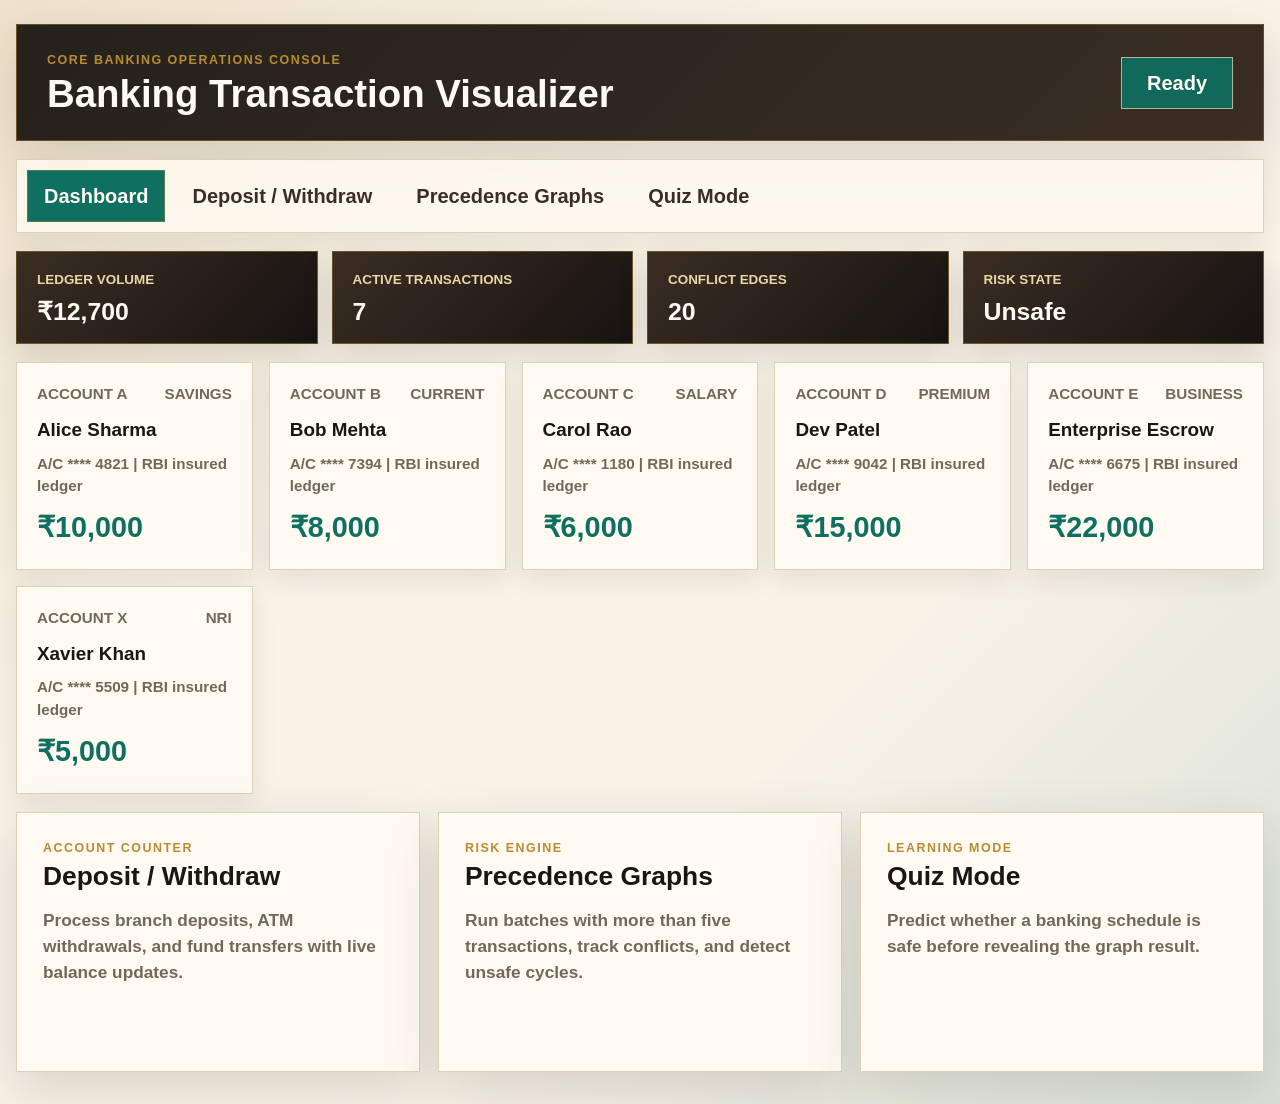
<file: frontend/index.html>
<!doctype html>
<html lang="en">
  <head>
    <meta charset="utf-8" />
    <meta name="viewport" content="width=device-width, initial-scale=1" />
    <title>Banking Transaction Visualizer</title>
    <link rel="stylesheet" href="styles.css" />
  </head>
  <body data-page="dashboard">
    <main class="app-shell">
      <header class="topbar">
        <div>
          <p class="eyebrow">Core Banking Operations Console</p>
          <h1>Banking Transaction Visualizer</h1>
        </div>
        <div class="status-pill" id="systemStatus">Ready</div>
      </header>

      <nav class="main-nav" aria-label="Primary navigation">
        <a class="nav-link active" href="index.html">Dashboard</a>
        <a class="nav-link" href="accounts.html">Deposit / Withdraw</a>
        <a class="nav-link" href="graph.html">Precedence Graphs</a>
        <a class="nav-link" href="quiz.html">Quiz Mode</a>
      </nav>

      <section class="ops-strip" aria-label="Bank operations summary">
        <article class="ops-card">
          <span>Ledger Volume</span>
          <strong id="ledgerVolume">₹0</strong>
        </article>
        <article class="ops-card">
          <span>Active Transactions</span>
          <strong id="activeTxnCount">0</strong>
        </article>
        <article class="ops-card">
          <span>Conflict Edges</span>
          <strong id="conflictCount">0</strong>
        </article>
        <article class="ops-card">
          <span>Risk State</span>
          <strong id="riskState">Cleared</strong>
        </article>
      </section>

      <section class="accounts-strip" id="accountCards" aria-label="Accounts"></section>

      <section class="home-grid">
        <a class="feature-tile" href="accounts.html">
          <p class="eyebrow">Account Counter</p>
          <h2>Deposit / Withdraw</h2>
          <p>Process branch deposits, ATM withdrawals, and fund transfers with live balance updates.</p>
        </a>
        <a class="feature-tile" href="graph.html">
          <p class="eyebrow">Risk Engine</p>
          <h2>Precedence Graphs</h2>
          <p>Run batches with more than five transactions, track conflicts, and detect unsafe cycles.</p>
        </a>
        <a class="feature-tile" href="quiz.html">
          <p class="eyebrow">Learning Mode</p>
          <h2>Quiz Mode</h2>
          <p>Predict whether a banking schedule is safe before revealing the graph result.</p>
        </a>
      </section>
    </main>

    <script src="app.js"></script>
  </body>
</html>
</file>
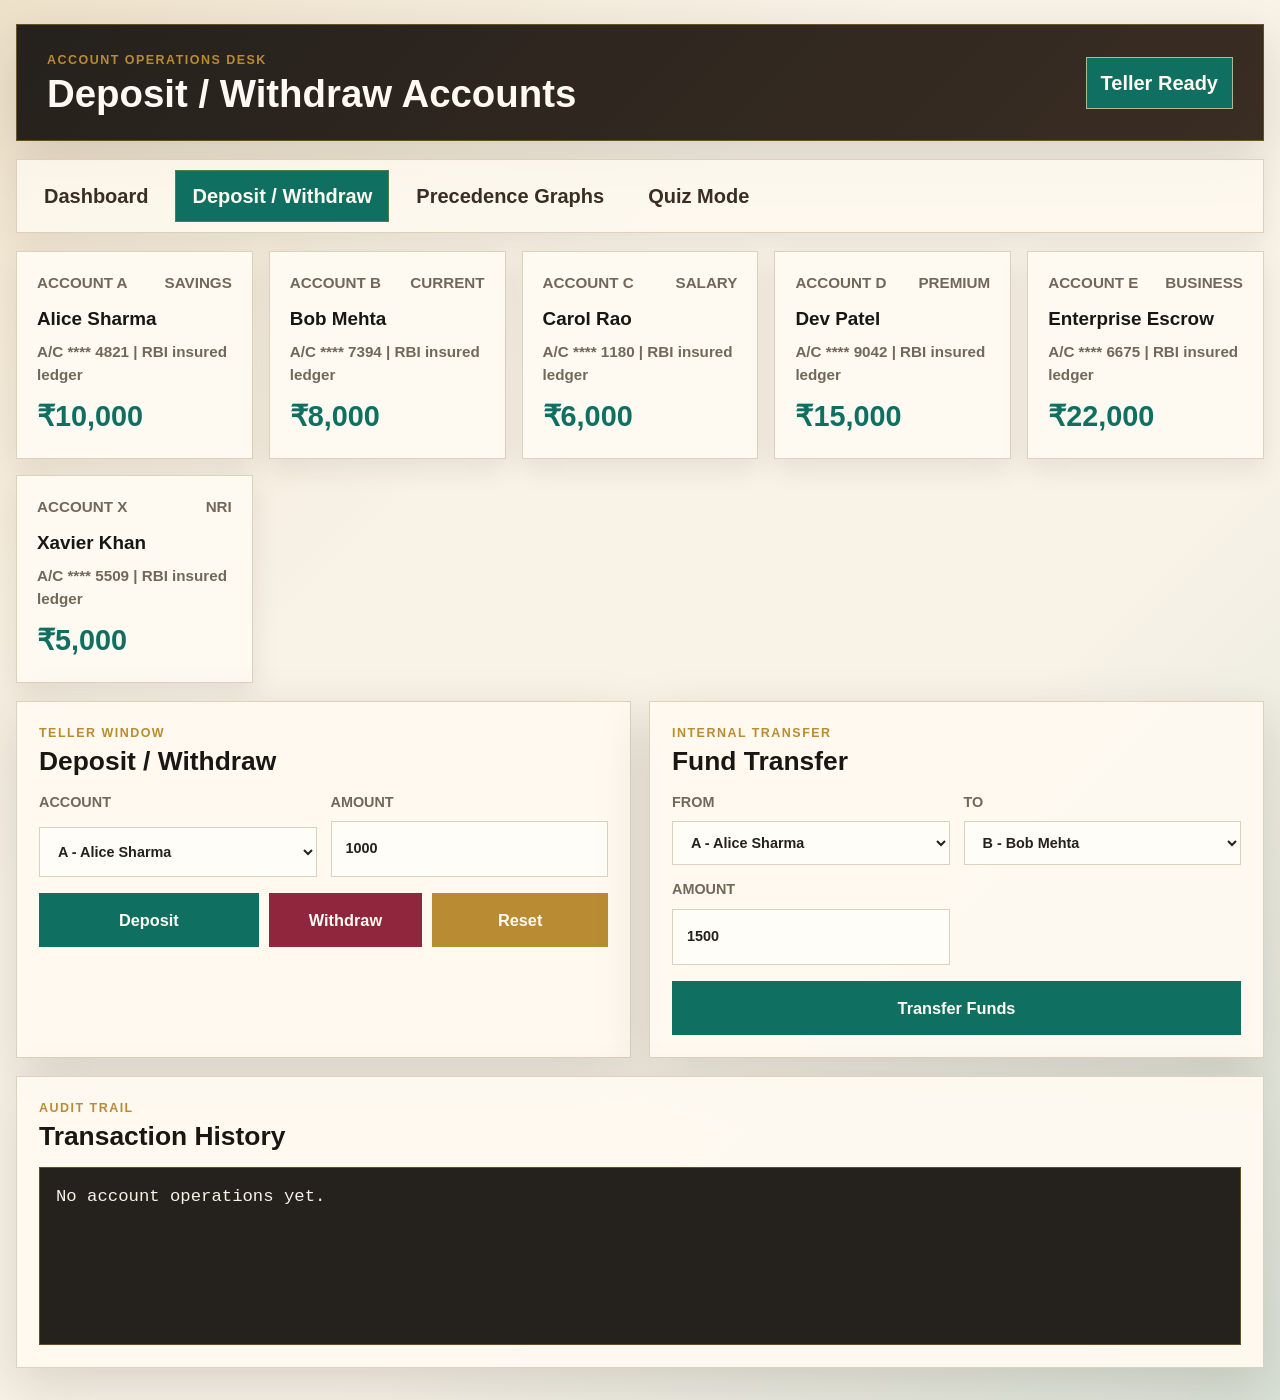
<file: frontend/accounts.html>
<!doctype html>
<html lang="en">
  <head>
    <meta charset="utf-8" />
    <meta name="viewport" content="width=device-width, initial-scale=1" />
    <title>Deposit / Withdraw | Banking Transaction Visualizer</title>
    <link rel="stylesheet" href="styles.css" />
  </head>
  <body data-page="accounts">
    <main class="app-shell">
      <header class="topbar">
        <div>
          <p class="eyebrow">Account Operations Desk</p>
          <h1>Deposit / Withdraw Accounts</h1>
        </div>
        <div class="status-pill" id="systemStatus">Ready</div>
      </header>

      <nav class="main-nav" aria-label="Primary navigation">
        <a class="nav-link" href="index.html">Dashboard</a>
        <a class="nav-link active" href="accounts.html">Deposit / Withdraw</a>
        <a class="nav-link" href="graph.html">Precedence Graphs</a>
        <a class="nav-link" href="quiz.html">Quiz Mode</a>
      </nav>

      <section class="accounts-strip" id="accountCards" aria-label="Accounts"></section>

      <section class="account-workbench">
        <section class="panel">
          <div class="panel-heading">
            <div>
              <p class="eyebrow">Teller Window</p>
              <h2>Deposit / Withdraw</h2>
            </div>
          </div>
          <div class="form-grid">
            <label>
              Account
              <select id="accountSelect"></select>
            </label>
            <label>
              Amount
              <input id="accountAmount" type="number" min="1" value="1000" />
            </label>
          </div>
          <div class="button-row">
            <button class="primary-button" id="depositBtn" type="button">Deposit</button>
            <button class="danger-button" id="withdrawBtn" type="button">Withdraw</button>
            <button class="secondary-button" id="resetAccountsBtn" type="button">Reset</button>
          </div>
        </section>

        <section class="panel">
          <div class="panel-heading">
            <div>
              <p class="eyebrow">Internal Transfer</p>
              <h2>Fund Transfer</h2>
            </div>
          </div>
          <div class="form-grid">
            <label>
              From
              <select id="transferFrom"></select>
            </label>
            <label>
              To
              <select id="transferTo"></select>
            </label>
            <label>
              Amount
              <input id="transferAmount" type="number" min="1" value="1500" />
            </label>
          </div>
          <button class="primary-button full-button" id="transferBtn" type="button">Transfer Funds</button>
        </section>

        <section class="panel history-panel">
          <div class="panel-heading">
            <div>
              <p class="eyebrow">Audit Trail</p>
              <h2>Transaction History</h2>
            </div>
          </div>
          <pre id="accountHistory"></pre>
        </section>
      </section>
    </main>

    <script src="app.js"></script>
  </body>
</html>
</file>
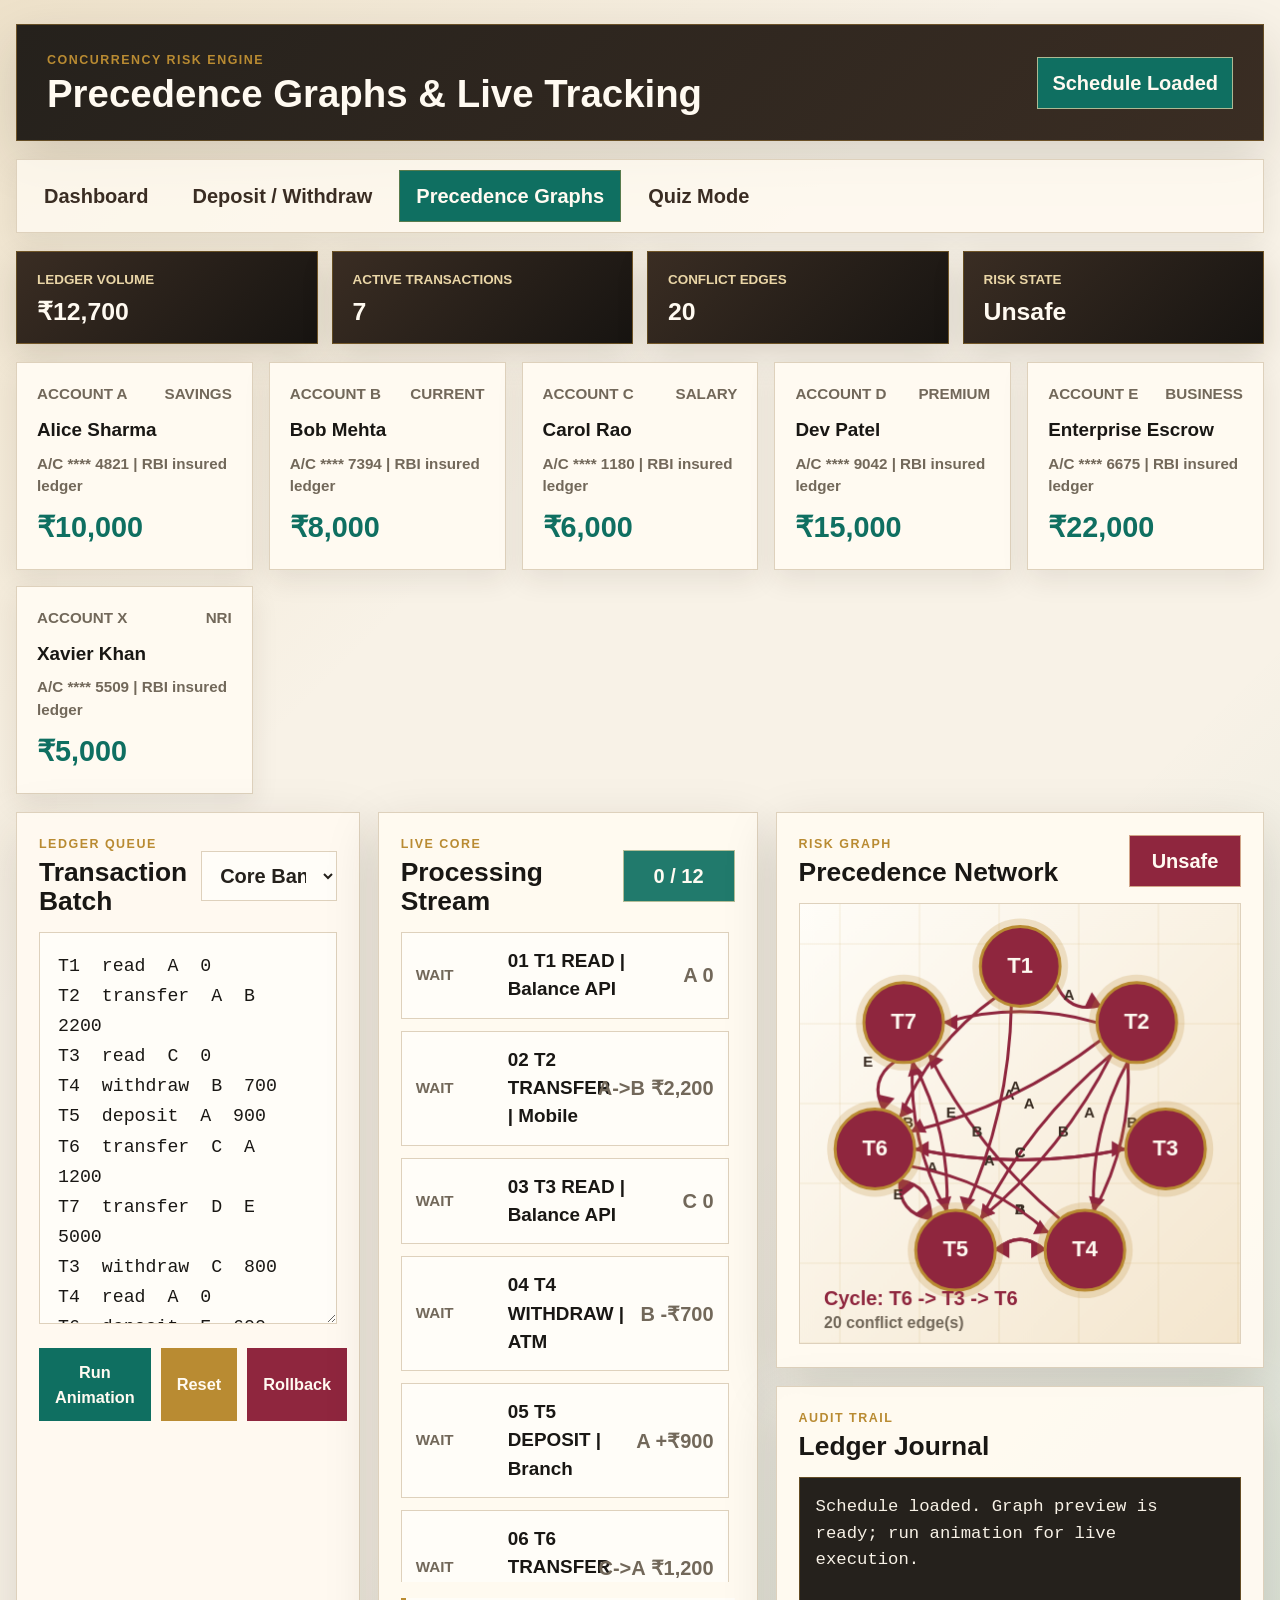
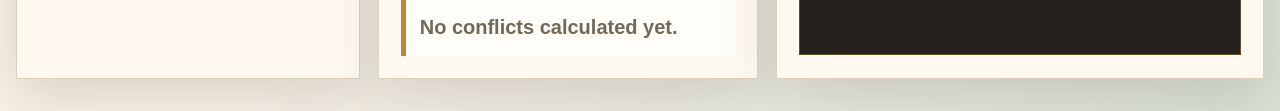
<file: frontend/graph.html>
<!doctype html>
<html lang="en">
  <head>
    <meta charset="utf-8" />
    <meta name="viewport" content="width=device-width, initial-scale=1" />
    <title>Precedence Graphs | Banking Transaction Visualizer</title>
    <link rel="stylesheet" href="styles.css" />
  </head>
  <body data-page="graph">
    <main class="app-shell">
      <header class="topbar">
        <div>
          <p class="eyebrow">Concurrency Risk Engine</p>
          <h1>Precedence Graphs & Live Tracking</h1>
        </div>
        <div class="status-pill" id="systemStatus">Ready</div>
      </header>

      <nav class="main-nav" aria-label="Primary navigation">
        <a class="nav-link" href="index.html">Dashboard</a>
        <a class="nav-link" href="accounts.html">Deposit / Withdraw</a>
        <a class="nav-link active" href="graph.html">Precedence Graphs</a>
        <a class="nav-link" href="quiz.html">Quiz Mode</a>
      </nav>

      <section class="ops-strip" aria-label="Bank operations summary">
        <article class="ops-card">
          <span>Ledger Volume</span>
          <strong id="ledgerVolume">₹0</strong>
        </article>
        <article class="ops-card">
          <span>Active Transactions</span>
          <strong id="activeTxnCount">0</strong>
        </article>
        <article class="ops-card">
          <span>Conflict Edges</span>
          <strong id="conflictCount">0</strong>
        </article>
        <article class="ops-card">
          <span>Risk State</span>
          <strong id="riskState">Cleared</strong>
        </article>
      </section>

      <section class="accounts-strip" id="accountCards" aria-label="Accounts"></section>

      <section class="dashboard-grid">
        <section class="panel schedule-panel">
          <div class="panel-heading">
            <div>
              <p class="eyebrow">Ledger Queue</p>
              <h2>Transaction Batch</h2>
            </div>
            <select id="presetSelect" aria-label="Preset schedule"></select>
          </div>
          <textarea id="scheduleEditor" spellcheck="false" aria-label="Schedule editor"></textarea>
          <div class="button-row">
            <button class="primary-button" id="runBtn" type="button">Run Animation</button>
            <button class="secondary-button" id="resetBtn" type="button">Reset</button>
            <button class="danger-button" id="rollbackBtn" type="button">Rollback</button>
          </div>
        </section>

        <section class="panel transactions-panel">
          <div class="panel-heading">
            <div>
              <p class="eyebrow">Live Core</p>
              <h2>Processing Stream</h2>
            </div>
            <div class="metric" id="stepMetric">0 / 0</div>
          </div>
          <div class="transaction-list" id="transactionList"></div>
          <div class="conflict-note" id="conflictNote">No conflicts calculated yet.</div>
        </section>

        <section class="panel graph-panel">
          <div class="panel-heading">
            <div>
              <p class="eyebrow">Risk Graph</p>
              <h2>Precedence Network</h2>
            </div>
            <div class="metric" id="graphMetric">Safe</div>
          </div>
          <canvas id="graphCanvas" width="900" height="560" aria-label="Precedence graph"></canvas>
        </section>

        <section class="panel log-panel">
          <div class="panel-heading">
            <div>
              <p class="eyebrow">Audit Trail</p>
              <h2>Ledger Journal</h2>
            </div>
          </div>
          <pre id="executionLog"></pre>
        </section>
      </section>
    </main>

    <script src="app.js"></script>
  </body>
</html>
</file>
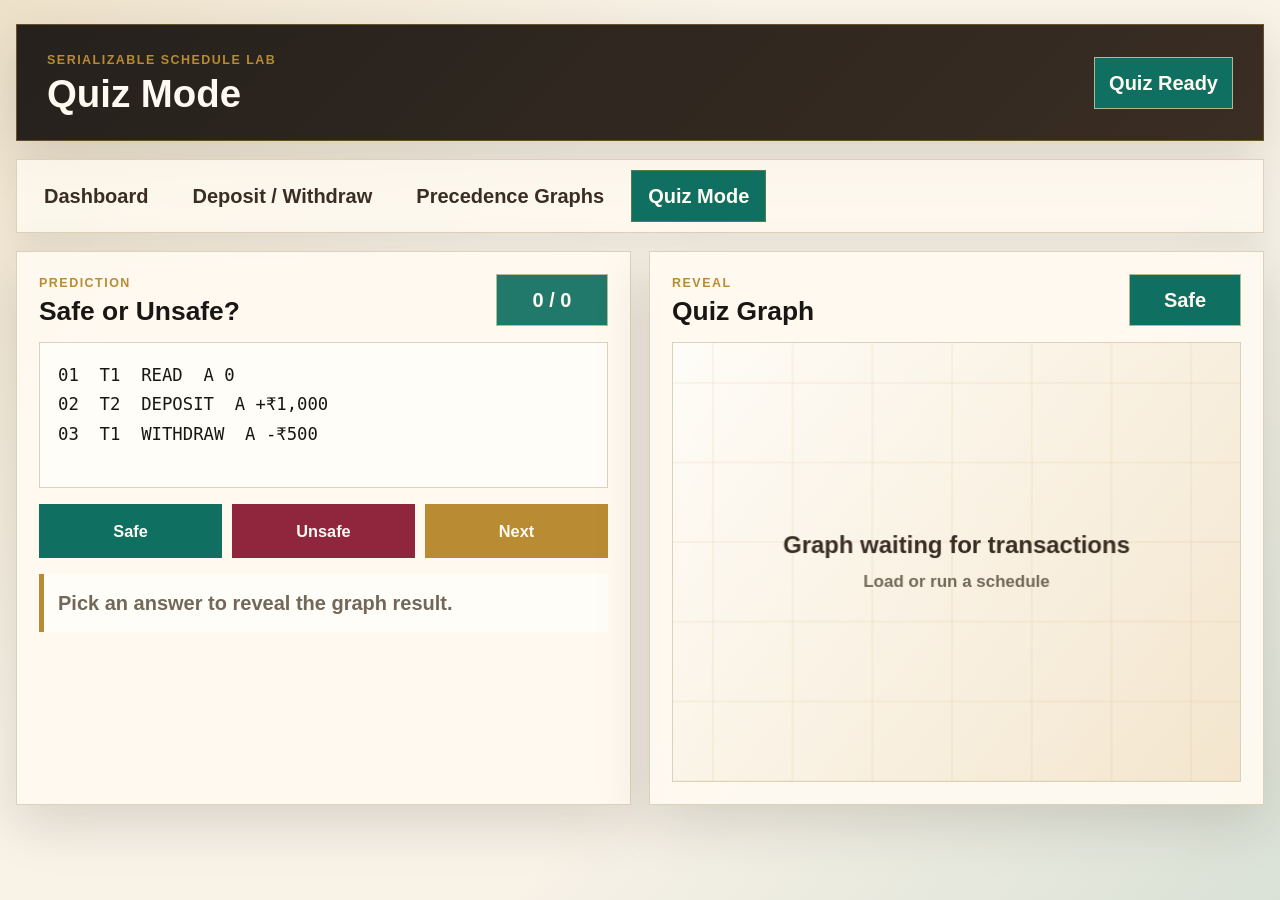
<file: frontend/quiz.html>
<!doctype html>
<html lang="en">
  <head>
    <meta charset="utf-8" />
    <meta name="viewport" content="width=device-width, initial-scale=1" />
    <title>Quiz Mode | Banking Transaction Visualizer</title>
    <link rel="stylesheet" href="styles.css" />
  </head>
  <body data-page="quiz">
    <main class="app-shell">
      <header class="topbar">
        <div>
          <p class="eyebrow">Serializable Schedule Lab</p>
          <h1>Quiz Mode</h1>
        </div>
        <div class="status-pill" id="systemStatus">Ready</div>
      </header>

      <nav class="main-nav" aria-label="Primary navigation">
        <a class="nav-link" href="index.html">Dashboard</a>
        <a class="nav-link" href="accounts.html">Deposit / Withdraw</a>
        <a class="nav-link" href="graph.html">Precedence Graphs</a>
        <a class="nav-link active" href="quiz.html">Quiz Mode</a>
      </nav>

      <section class="quiz-layout">
        <section class="panel">
          <div class="panel-heading">
            <div>
              <p class="eyebrow">Prediction</p>
              <h2>Safe or Unsafe?</h2>
            </div>
            <div class="metric" id="quizScore">0 / 0</div>
          </div>
          <div class="quiz-card" id="quizQuestion"></div>
          <div class="button-row quiz-actions">
            <button class="primary-button" id="quizSafeBtn" type="button">Safe</button>
            <button class="danger-button" id="quizUnsafeBtn" type="button">Unsafe</button>
            <button class="secondary-button" id="quizNextBtn" type="button">Next</button>
          </div>
          <div class="conflict-note" id="quizResult">Pick an answer to reveal the graph result.</div>
        </section>

        <section class="panel">
          <div class="panel-heading">
            <div>
              <p class="eyebrow">Reveal</p>
              <h2>Quiz Graph</h2>
            </div>
            <div class="metric" id="graphMetric">Ready</div>
          </div>
          <canvas id="graphCanvas" width="900" height="560" aria-label="Quiz precedence graph"></canvas>
        </section>
      </section>
    </main>

    <script src="app.js"></script>
  </body>
</html>
</file>
<file: frontend/styles.css>
:root {
  --ink: #191714;
  --charcoal: #25211c;
  --espresso: #3a2d23;
  --ivory: #f8f2e7;
  --paper: #fffaf1;
  --line: #ded1bc;
  --gold: #b98b32;
  --gold-soft: #ead6a7;
  --emerald: #0f6f61;
  --emerald-soft: #dbece5;
  --burgundy: #8f263e;
  --burgundy-soft: #f2d7dd;
  --copper: #a75f34;
  --muted: #72685a;
  --shadow: 0 18px 50px rgba(43, 32, 22, 0.15);
}

* {
  box-sizing: border-box;
}

body {
  margin: 0;
  min-height: 100vh;
  color: var(--ink);
  background:
    linear-gradient(135deg, rgba(185, 139, 50, 0.16), transparent 34%),
    linear-gradient(315deg, rgba(15, 111, 97, 0.13), transparent 36%),
    var(--ivory);
  font-family: Inter, "Segoe UI", Arial, sans-serif;
  font-size: 20px;
  line-height: 1.5;
}

button,
select,
input,
textarea {
  font: inherit;
}

.app-shell {
  width: min(1540px, calc(100% - 32px));
  margin: 0 auto;
  padding: 24px 0 32px;
}

.topbar {
  display: flex;
  align-items: center;
  justify-content: space-between;
  gap: 24px;
  min-height: 112px;
  padding: 26px 30px;
  color: var(--paper);
  background: linear-gradient(135deg, var(--charcoal), var(--espresso));
  border: 1px solid rgba(185, 139, 50, 0.42);
  box-shadow: var(--shadow);
}

.main-nav {
  display: flex;
  flex-wrap: wrap;
  gap: 10px;
  margin: 18px 0 0;
  padding: 10px;
  background: rgba(255, 250, 241, 0.82);
  border: 1px solid var(--line);
  box-shadow: 0 10px 28px rgba(43, 32, 22, 0.08);
}

.nav-link {
  display: inline-flex;
  align-items: center;
  justify-content: center;
  min-height: 48px;
  padding: 10px 16px;
  color: var(--espresso);
  border: 1px solid transparent;
  text-decoration: none;
  font-weight: 900;
}

.nav-link:hover,
.nav-link.active {
  color: var(--paper);
  background: var(--emerald);
  border-color: rgba(185, 139, 50, 0.42);
}

.eyebrow {
  margin: 0 0 4px;
  color: var(--gold);
  font-size: 0.78rem;
  font-weight: 800;
  letter-spacing: 0.12em;
  text-transform: uppercase;
}

h1,
h2 {
  margin: 0;
  letter-spacing: 0;
}

h1 {
  font-size: clamp(2rem, 3vw, 3.25rem);
  line-height: 1.05;
}

h2 {
  font-size: 1.65rem;
  line-height: 1.1;
}

.status-pill,
.metric {
  min-width: 112px;
  padding: 10px 14px;
  color: var(--paper);
  background: rgba(15, 111, 97, 0.92);
  border: 1px solid rgba(234, 214, 167, 0.72);
  text-align: center;
  font-weight: 800;
}

.ops-strip {
  display: grid;
  grid-template-columns: repeat(4, minmax(180px, 1fr));
  gap: 14px;
  margin: 18px 0 0;
}

.ops-card {
  padding: 18px 20px;
  color: var(--paper);
  background: linear-gradient(135deg, var(--espresso), #171411);
  border: 1px solid rgba(185, 139, 50, 0.46);
  box-shadow: 0 12px 30px rgba(43, 32, 22, 0.14);
}

.ops-card span {
  display: block;
  color: var(--gold-soft);
  font-size: 0.84rem;
  font-weight: 850;
  text-transform: uppercase;
}

.ops-card strong {
  display: block;
  margin-top: 8px;
  font-size: 1.55rem;
  line-height: 1.1;
}

.accounts-strip {
  display: grid;
  grid-template-columns: repeat(auto-fit, minmax(210px, 1fr));
  gap: 16px;
  margin: 18px 0;
}

.account-card {
  padding: 20px;
  background: var(--paper);
  border: 1px solid var(--line);
  box-shadow: 0 10px 26px rgba(43, 32, 22, 0.09);
}

.account-id {
  display: flex;
  align-items: center;
  justify-content: space-between;
  gap: 12px;
  color: var(--muted);
  font-size: 0.95rem;
  font-weight: 800;
  text-transform: uppercase;
}

.account-meta {
  margin-top: 8px;
  color: var(--muted);
  font-size: 0.95rem;
  font-weight: 750;
}

.account-name {
  margin-top: 10px;
  color: var(--ink);
  font-size: 1.18rem;
  font-weight: 800;
}

.account-balance {
  margin-top: 8px;
  color: var(--emerald);
  font-size: 1.8rem;
  font-weight: 900;
}

.dashboard-grid {
  display: grid;
  grid-template-columns: minmax(300px, 0.95fr) minmax(340px, 1.05fr) minmax(420px, 1.35fr);
  grid-template-rows: minmax(500px, auto) minmax(240px, auto);
  gap: 18px;
}

.home-grid {
  display: grid;
  grid-template-columns: repeat(3, minmax(240px, 1fr));
  gap: 18px;
  margin-top: 18px;
}

.feature-tile {
  min-height: 260px;
  padding: 26px;
  color: var(--ink);
  background: var(--paper);
  border: 1px solid var(--line);
  box-shadow: var(--shadow);
  text-decoration: none;
}

.feature-tile:hover {
  border-color: var(--gold);
  transform: translateY(-2px);
}

.feature-tile p:last-child {
  color: var(--muted);
  font-size: 1.08rem;
  font-weight: 750;
}

.account-workbench,
.quiz-layout {
  display: grid;
  grid-template-columns: repeat(2, minmax(320px, 1fr));
  gap: 18px;
  margin-top: 18px;
}

.history-panel {
  grid-column: 1 / -1;
}

.learning-grid {
  display: grid;
  grid-template-columns: minmax(420px, 1fr) minmax(420px, 1fr);
  gap: 18px;
  margin-top: 18px;
}

.panel {
  min-width: 0;
  padding: 22px;
  background: rgba(255, 250, 241, 0.96);
  border: 1px solid var(--line);
  box-shadow: var(--shadow);
}

.panel-heading {
  display: flex;
  align-items: center;
  justify-content: space-between;
  gap: 14px;
  margin-bottom: 16px;
}

.schedule-panel {
  grid-column: 1;
  grid-row: 1 / span 2;
}

.transactions-panel {
  grid-column: 2;
  grid-row: 1 / span 2;
}

.graph-panel {
  grid-column: 3;
  grid-row: 1;
}

.log-panel {
  grid-column: 3;
  grid-row: 2;
}

select,
input,
textarea {
  width: 100%;
  color: var(--ink);
  background: #fffdf8;
  border: 1px solid var(--line);
  outline: none;
}

select {
  max-width: 260px;
  padding: 12px 14px;
  color: var(--charcoal);
  font-weight: 800;
}

.form-grid select {
  max-width: none;
}

input {
  min-height: 56px;
  padding: 12px 14px;
  color: var(--charcoal);
  font-weight: 800;
}

label {
  display: grid;
  gap: 8px;
  color: var(--muted);
  font-size: 0.9rem;
  font-weight: 900;
  text-transform: uppercase;
}

.form-grid {
  display: grid;
  grid-template-columns: repeat(2, minmax(0, 1fr));
  gap: 14px;
}

textarea {
  min-height: 392px;
  resize: vertical;
  padding: 18px;
  font-family: "Cascadia Mono", Consolas, monospace;
  font-size: 1.14rem;
  line-height: 1.65;
}

textarea:focus,
input:focus,
select:focus {
  border-color: var(--gold);
  box-shadow: 0 0 0 3px rgba(185, 139, 50, 0.18);
}

.full-button {
  width: 100%;
  margin-top: 16px;
}

.button-row {
  display: grid;
  grid-template-columns: 1fr 0.7fr 0.8fr;
  gap: 10px;
  margin-top: 16px;
}

button {
  min-height: 54px;
  padding: 12px 16px;
  border: 0;
  color: var(--paper);
  cursor: pointer;
  font-weight: 900;
  font-size: 1.02rem;
  transition: transform 160ms ease, filter 160ms ease;
}

button:hover {
  filter: brightness(1.05);
  transform: translateY(-1px);
}

button:disabled {
  cursor: wait;
  opacity: 0.68;
  transform: none;
}

.primary-button {
  background: var(--emerald);
}

.secondary-button {
  background: var(--gold);
}

.danger-button {
  background: var(--burgundy);
}

.transaction-list {
  display: grid;
  gap: 12px;
  max-height: 650px;
  overflow: auto;
  padding-right: 6px;
}

.transaction-row {
  display: grid;
  grid-template-columns: 78px 1fr auto;
  align-items: center;
  gap: 14px;
  min-height: 82px;
  padding: 14px;
  background: #fffdf8;
  border: 1px solid var(--line);
  transition: background 220ms ease, border-color 220ms ease, transform 220ms ease;
}

.transaction-row.is-active {
  background: var(--gold-soft);
  border-color: var(--gold);
  transform: translateX(6px);
}

.transaction-row.is-done {
  background: var(--emerald-soft);
  border-color: rgba(15, 111, 97, 0.35);
}

.transaction-row.has-conflict {
  background: var(--burgundy-soft);
  border-color: rgba(143, 38, 62, 0.38);
}

.row-status {
  color: var(--muted);
  font-size: 0.95rem;
  font-weight: 900;
}

.row-main {
  min-width: 0;
  font-weight: 900;
  font-size: 1.18rem;
}

.row-meta {
  color: var(--muted);
  font-weight: 800;
  text-align: right;
}

.conflict-note {
  margin-top: 16px;
  padding: 14px;
  color: var(--muted);
  background: #fffdf8;
  border-left: 5px solid var(--gold);
  font-weight: 800;
}

canvas {
  display: block;
  width: 100%;
  min-height: 440px;
  background: linear-gradient(180deg, #fffdf8, #f9efdd);
  border: 1px solid var(--line);
}

pre {
  min-height: 178px;
  max-height: 260px;
  margin: 0;
  overflow: auto;
  padding: 16px;
  color: #f8f2e7;
  background: var(--charcoal);
  border: 1px solid rgba(185, 139, 50, 0.42);
  font-family: "Cascadia Mono", Consolas, monospace;
  font-size: 1.08rem;
  line-height: 1.55;
  white-space: pre-wrap;
}

.quiz-card {
  min-height: 146px;
  padding: 18px;
  color: var(--ink);
  background: #fffdf8;
  border: 1px solid var(--line);
  font-family: "Cascadia Mono", Consolas, monospace;
  font-size: 1.08rem;
  line-height: 1.7;
  white-space: pre-wrap;
}

.quiz-actions {
  grid-template-columns: 1fr 1fr 1fr;
}

.compact-button {
  min-height: 46px;
  padding: 10px 14px;
}

.application-copy {
  color: var(--espresso);
  background: linear-gradient(135deg, rgba(15, 111, 97, 0.11), rgba(185, 139, 50, 0.14));
  border-left: 5px solid var(--emerald);
  padding: 20px;
  font-size: 1.16rem;
  font-weight: 750;
}

.is-safe {
  color: var(--paper);
  background: var(--emerald);
}

.is-unsafe {
  color: var(--paper);
  background: var(--burgundy);
}

@media (max-width: 1180px) {
  .ops-strip,
  .accounts-strip,
  .dashboard-grid,
  .learning-grid,
  .home-grid,
  .account-workbench,
  .quiz-layout {
    grid-template-columns: 1fr 1fr;
  }

  .schedule-panel,
  .transactions-panel,
  .graph-panel,
  .log-panel {
    grid-column: auto;
    grid-row: auto;
  }
}

@media (max-width: 760px) {
  body {
    font-size: 18px;
  }

  .app-shell {
    width: min(100% - 18px, 1540px);
    padding-top: 10px;
  }

  .topbar,
  .panel-heading {
    align-items: flex-start;
    flex-direction: column;
  }

  .accounts-strip,
  .ops-strip,
  .dashboard-grid,
  .learning-grid,
  .home-grid,
  .account-workbench,
  .quiz-layout,
  .form-grid,
  .button-row {
    grid-template-columns: 1fr;
  }

  select {
    max-width: none;
  }

  .transaction-row {
    grid-template-columns: 64px 1fr;
  }

  .row-meta {
    grid-column: 2;
    text-align: left;
  }
}
</file>
